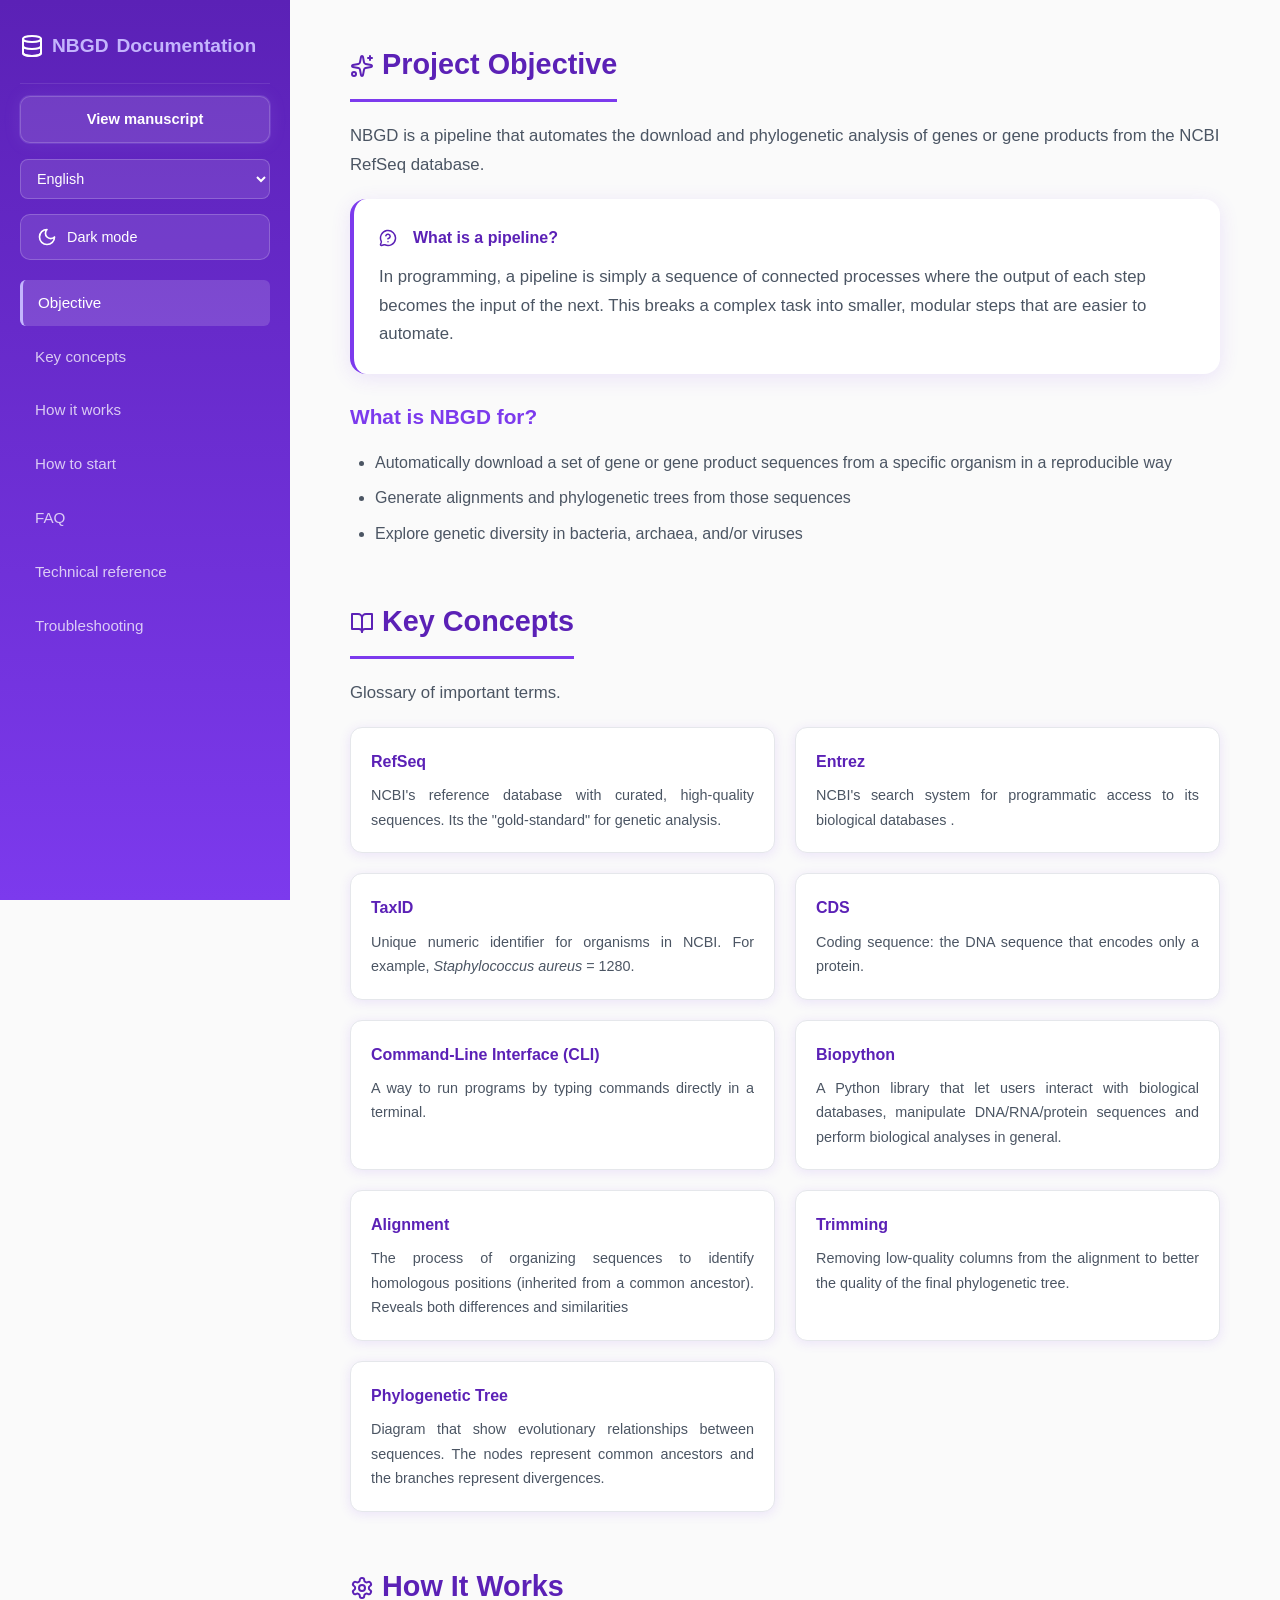
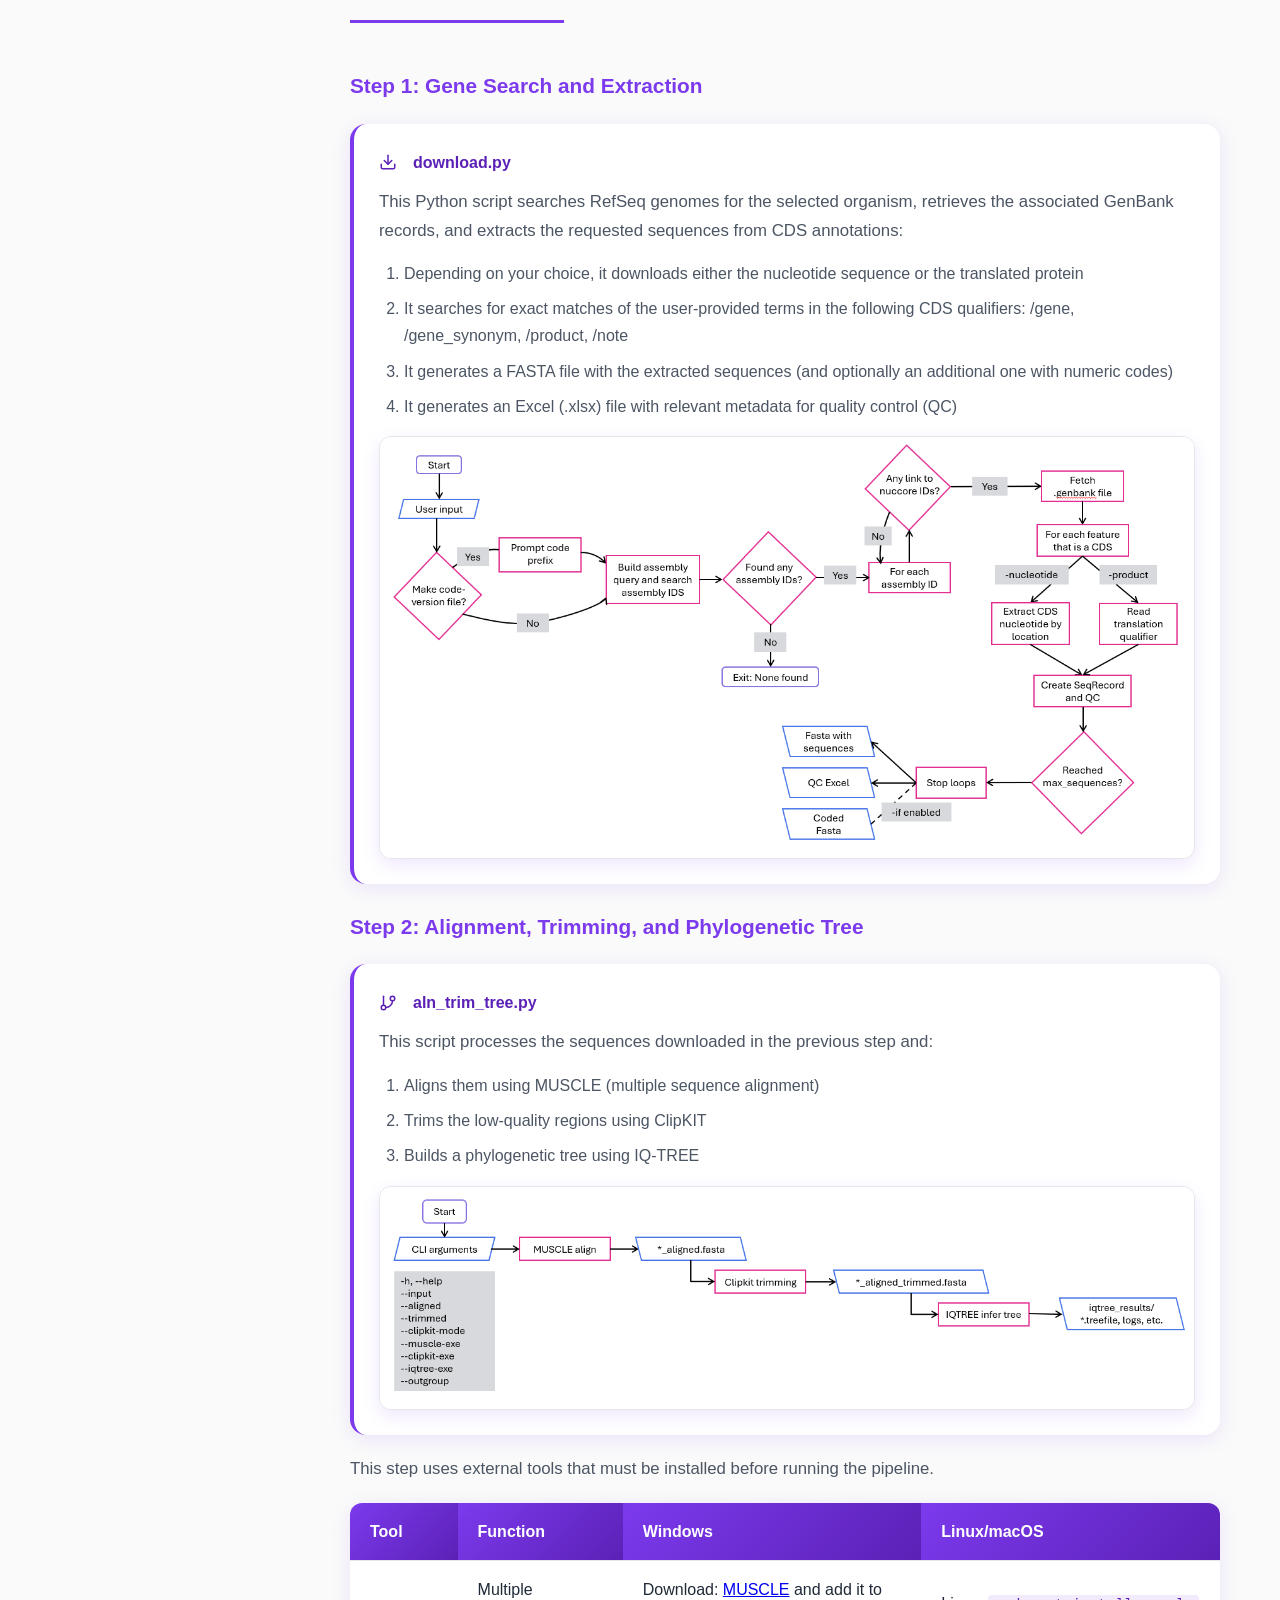
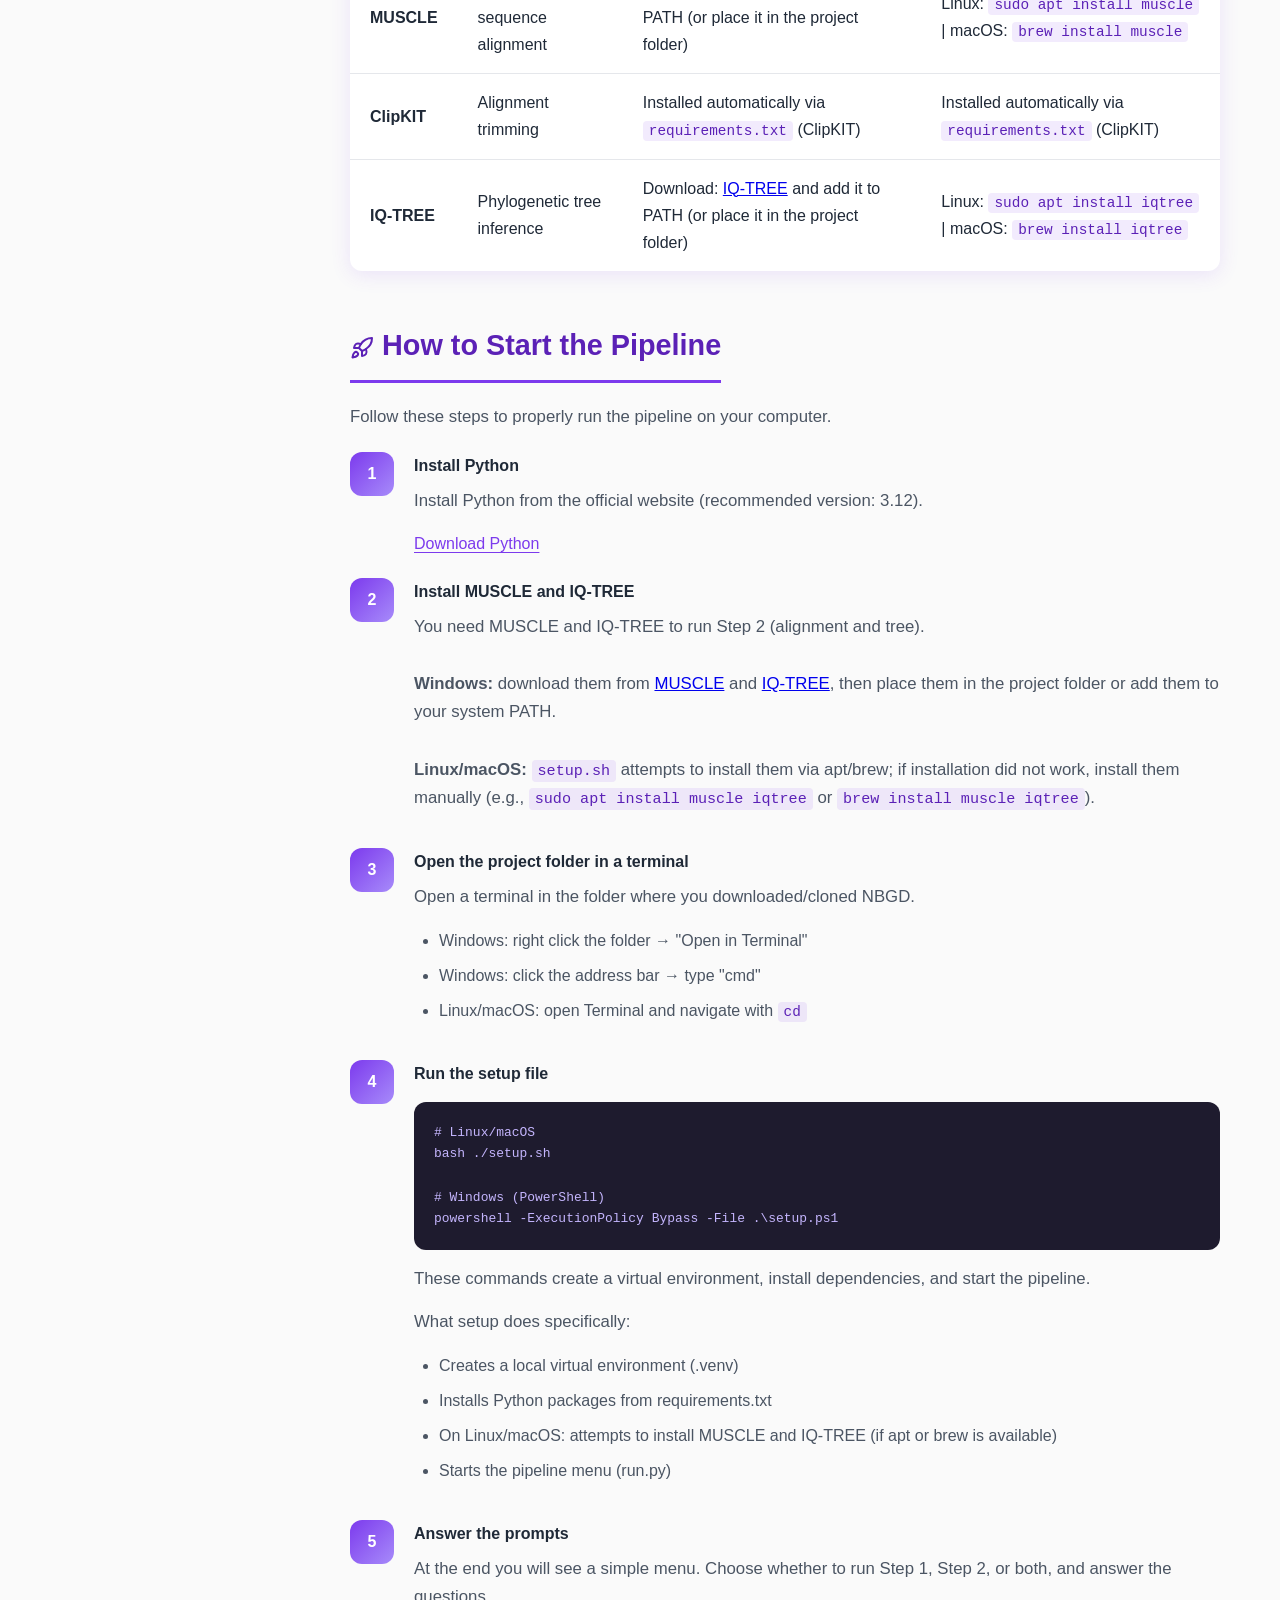
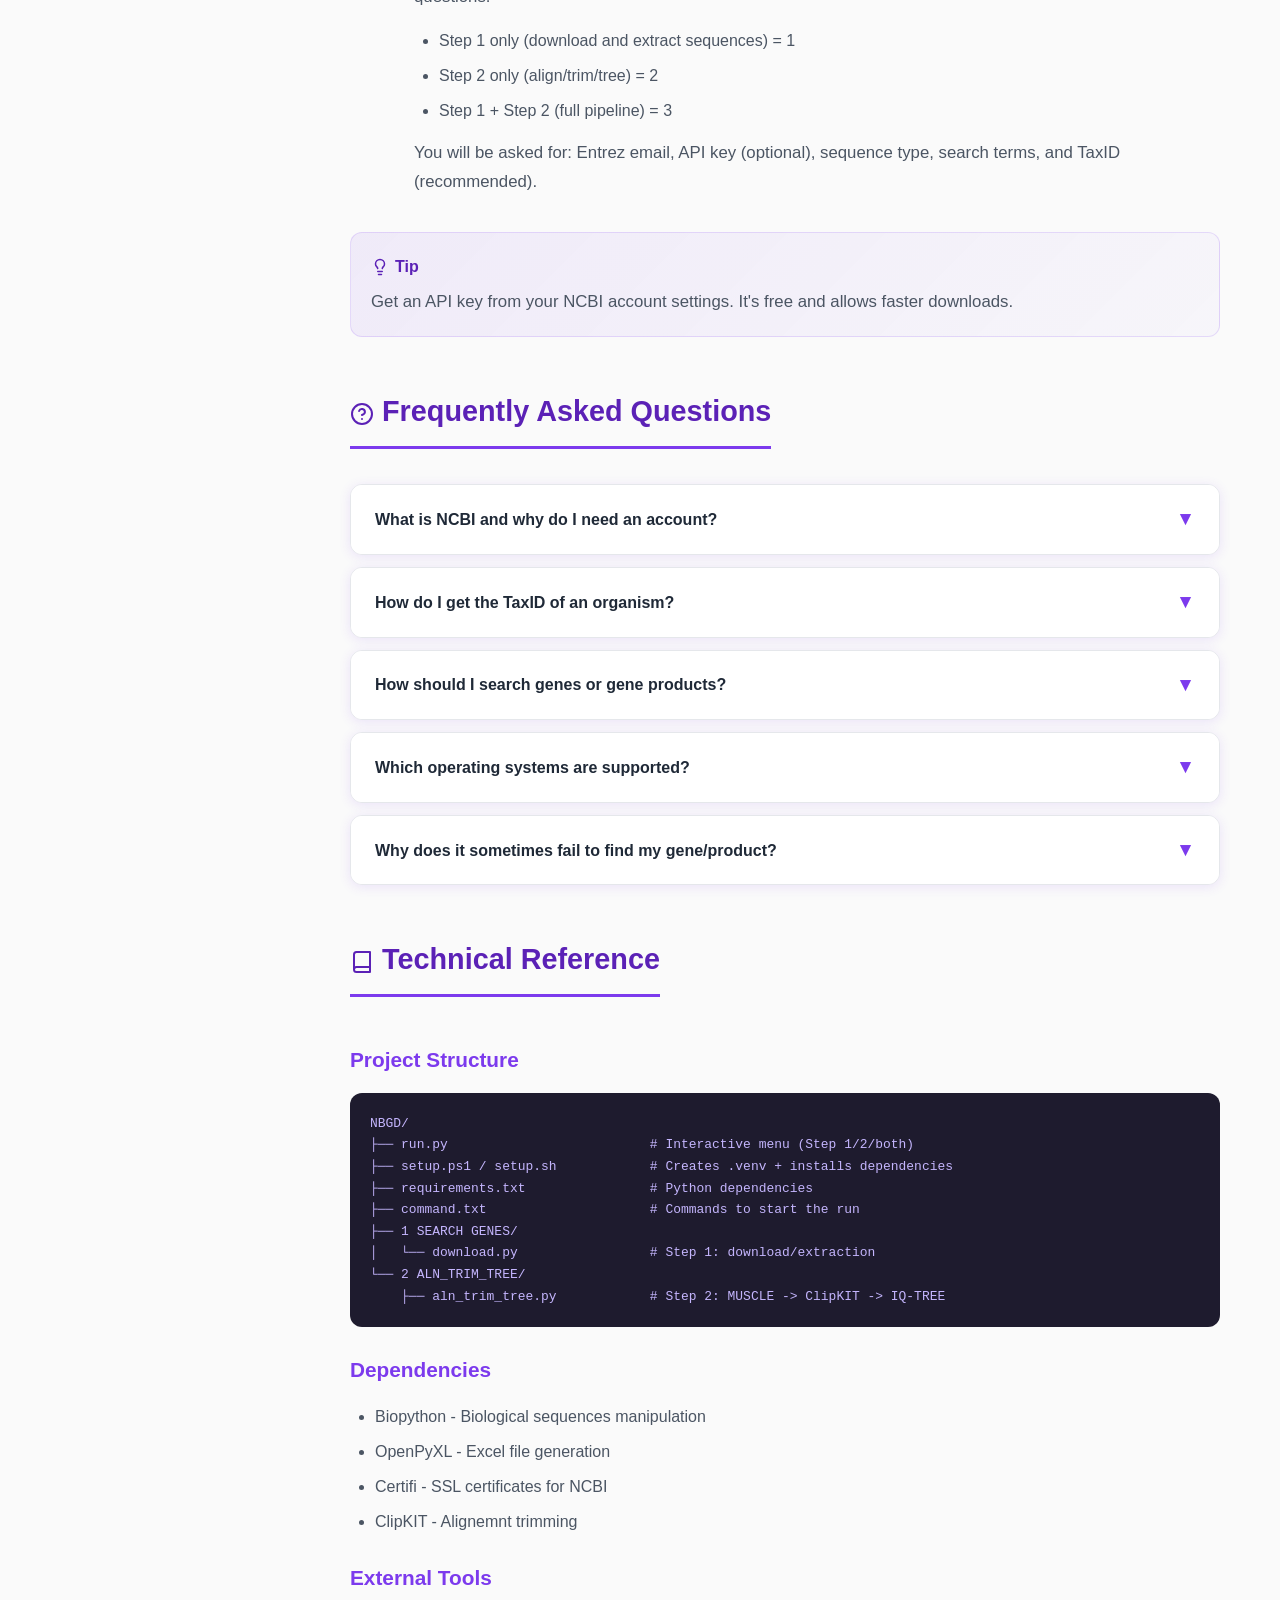
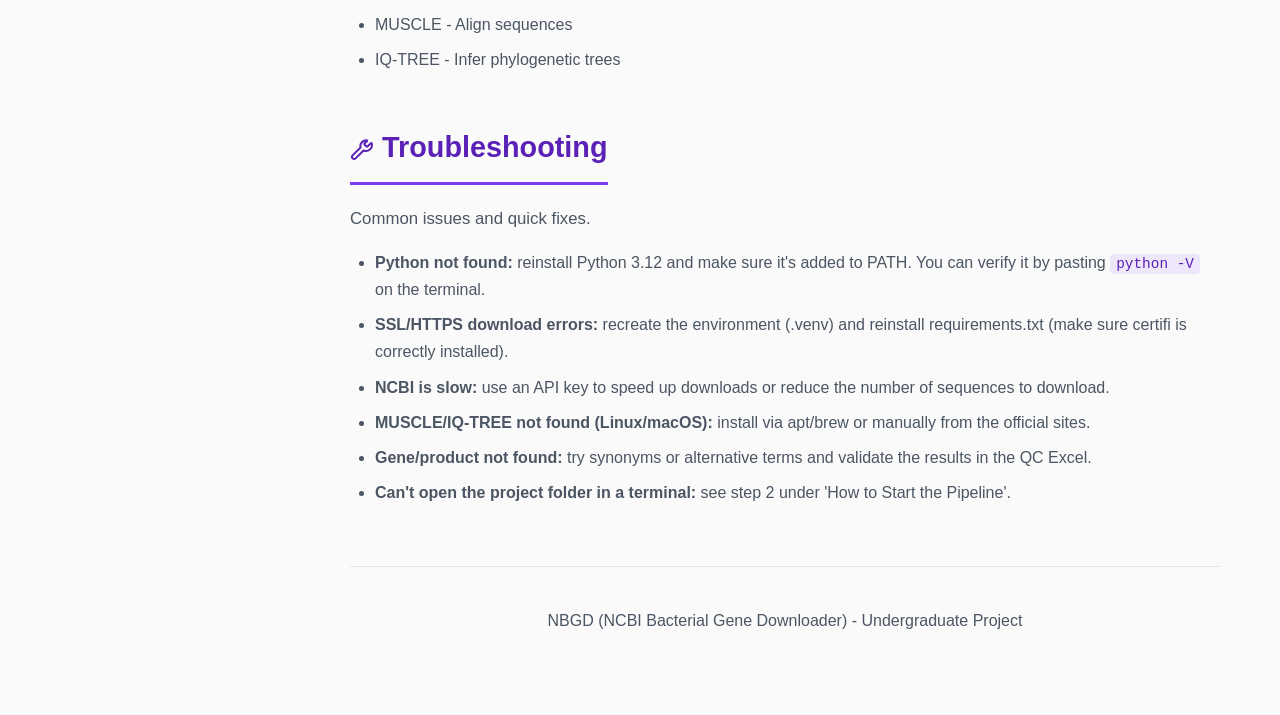
<file: .docs/index.html>
<!DOCTYPE html>
<html lang="es">
<head>
    <meta charset="UTF-8">
    <meta name="viewport" content="width=device-width, initial-scale=1.0">
    <title>NBGD Documentación</title>
    <link rel="stylesheet" href="styles.css">
</head>
<body>
    <nav class="sidebar">
        <div class="sidebar-logo">
        <svg xmlns="http://www.w3.org/2000/svg" width="24" height="24" viewBox="0 0 24 24" fill="none" stroke="currentColor" stroke-width="2" stroke-linecap="round" stroke-linejoin="round"><ellipse cx="12" cy="5" rx="9" ry="3"/><path d="M3 5v14c0 1.66 4 3 9 3s9-1.34 9-3V5"/><path d="M3 12c0 1.66 4 3 9 3s9-1.34 9-3"/><path d="M3 19c0 1.66 4 3 9 3s9-1.34 9-3"/></svg>
        <span data-i18n="nav.logo">NBGD</span> <span data-i18n="nav.documentation">Documentación</span>
    </div>

        <a class="manuscript-button" href="NBDG.PDF" target="_blank" rel="noopener" data-i18n="nav.manuscript">Ver manuscrito</a>

        <div class="language-selector">
            <select id="languageSelect">
                <option value="es">Español</option>
                <option value="ca">Català</option>
                <option value="en">English</option>
            </select>
        </div>
        <button class="theme-toggle" id="themeToggle" aria-label="Cambiar modo oscuro">
            <svg class="theme-icon theme-icon-moon" xmlns="http://www.w3.org/2000/svg" width="20" height="20" viewBox="0 0 24 24" fill="none" stroke="currentColor" stroke-width="2" stroke-linecap="round" stroke-linejoin="round"><path d="M12 3a6 6 0 0 0 9 9 9 9 0 1 1-9-9Z"/></svg>
            <svg class="theme-icon theme-icon-sun" xmlns="http://www.w3.org/2000/svg" width="20" height="20" viewBox="0 0 24 24" fill="none" stroke="currentColor" stroke-width="2" stroke-linecap="round" stroke-linejoin="round" style="display: none;"><circle cx="12" cy="12" r="4"/><path d="M12 2v2"/><path d="M12 20v2"/><path d="m4.93 4.93 1.41 1.41"/><path d="m17.66 17.66 1.41 1.41"/><path d="M2 12h2"/><path d="M20 12h2"/><path d="m6.34 17.66-1.41 1.41"/><path d="m19.07 4.93-1.41 1.41"/></svg>
            <span class="theme-text" data-i18n="theme.dark">Modo oscuro</span>
        </button>
        <ul class="nav-links">
            <li><a href="#objective" data-i18n="nav.objective">Objetivo</a></li>
            <li><a href="#concepts" data-i18n="nav.concepts">Conceptos clave</a></li>
            <li><a href="#how-it-works" data-i18n="nav.howItWorks">Cómo funciona</a></li>
            <li><a href="#getting-started" data-i18n="nav.gettingStarted">Inicio rápido</a></li>
            <li><a href="#faq" data-i18n="nav.faq">FAQ</a></li>
            <li><a href="#reference" data-i18n="nav.reference">Referencia técnica</a></li>
            <li><a href="#troubleshooting" data-i18n="nav.troubleshooting">Troubleshooting</a></li>
        </ul>
    </nav>

    <main class="main-content">
        <div class="container">
            <!-- Objective -->
            <section id="objective">
                <h2><svg xmlns="http://www.w3.org/2000/svg" width="24" height="24" viewBox="0 0 24 24" fill="none" stroke="currentColor" stroke-width="2" stroke-linecap="round" stroke-linejoin="round" class="lucide lucide-sparkles-icon lucide-sparkles" style="vertical-align: middle; margin-right: 8px;"><path d="M11.017 2.814a1 1 0 0 1 1.966 0l1.051 5.558a2 2 0 0 0 1.594 1.594l5.558 1.051a1 1 0 0 1 0 1.966l-5.558 1.051a2 2 0 0 0-1.594 1.594l-1.051 5.558a1 1 0 0 1-1.966 0l-1.051-5.558a2 2 0 0 0-1.594-1.594l-5.558-1.051a1 1 0 0 1 0-1.966l5.558-1.051a2 2 0 0 0 1.594-1.594z"/><path d="M20 2v4"/><path d="M22 4h-4"/><circle cx="4" cy="20" r="2"/></svg><span data-i18n="objective.title">Objetivo del Proyecto</span></h2>
                <p data-i18n="objective.description">NBGD es una pipeline que automatiza la descarga y el análisis filogenético de genes o productos génicos desde la base de datos de NCBI RefSeq.</p>

                <div class="card">
                    <h4>
                        <svg xmlns="http://www.w3.org/2000/svg" width="18" height="18" viewBox="0 0 24 24" fill="none" stroke="currentColor" stroke-width="2" stroke-linecap="round" stroke-linejoin="round" class="lucide lucide-message-circle-question-mark-icon lucide-message-circle-question-mark" style="vertical-align: middle; margin-right: 6px;"><path d="M2.992 16.342a2 2 0 0 1 .094 1.167l-1.065 3.29a1 1 0 0 0 1.236 1.168l3.413-.998a2 2 0 0 1 1.099.092 10 10 0 1 0-4.777-4.719"/><path d="M9.09 9a3 3 0 0 1 5.83 1c0 2-3 3-3 3"/><path d="M12 17h.01"/></svg>
                        <span data-i18n="objective.whatIsPhylogeny">¿Qué es una pipeline?</span>
                    </h4>
                    <p data-i18n="objective.phylogenyDescription">En programación una pipeline no es más que una secuencia de procesos conectados entre sí, donde la salida de cada paso es la entrada del siguiente. Esto permite dividir una tarea compleja en pasos más pequeños y modulares, lo que hace que sea más fácil automatizarla.</p>
                </div>

                <h3 data-i18n="objective.purpose">¿Para qué sirve?</h3>
                <ul id="objectivePurposes">
                    <li>Descargar lotes grandes de secuencias de manera reproducible (RefSeq)</li>
                    <li>Generar alineamientos y árboles filogenéticos a partir de un FASTA</li>
                    <li>Hacer QC (control de calidad) con un Excel con metadatos</li>
                    <li>Explorar diversidad genética en bacterias, arqueas o virus</li>
                </ul>
            </section>

            <!-- Key Concepts -->
            <section id="concepts">
                <h2><svg xmlns="http://www.w3.org/2000/svg" width="24" height="24" viewBox="0 0 24 24" fill="none" stroke="currentColor" stroke-width="2" stroke-linecap="round" stroke-linejoin="round" style="vertical-align: middle; margin-right: 8px;"><path d="M2 3h6a4 4 0 0 1 4 4v14a3 3 0 0 0-3-3H2z"/><path d="M22 3h-6a4 4 0 0 0-4 4v14a3 3 0 0 1 3-3h7z"/></svg><span data-i18n="concepts.title">Conceptos Clave</span></h2>
                <p data-i18n="concepts.description">Glosario de términos importantes para entender el pipeline y el análisis filogenético.</p>

                <div class="glossary-grid">
                    <div class="glossary-item">
                        <h4 data-i18n="concepts.refSeq.title">RefSeq</h4>
                        <p data-i18n="concepts.refSeq.description">Base de datos de referencia de NCBI con secuencias curadas y de alta calidad. Es el "estándar oficial" para análisis genéticos.</p>
                    </div>
                    <div class="glossary-item">
                        <h4 data-i18n="concepts.entrez.title">Entrez</h4>
                        <p data-i18n="concepts.entrez.description">Sistema de búsqueda de NCBI que permite acceder programáticamente a sus bases de datos biológicas.</p>
                    </div>
                    <div class="glossary-item">
                        <h4 data-i18n="concepts.taxId.title">TaxID</h4>
                        <p data-i18n-html="concepts.taxId.description">Identificador numérico único para organismos en NCBI. Por ejemplo, <em>Staphylococcus aureus</em> = 1280.</p>
                    </div>
                    <div class="glossary-item">
                        <h4 data-i18n="concepts.cds.title">CDS (Coding DNA Sequence)</h4>
                        <p data-i18n="concepts.cds.description">Secuencia de codificación: la parte del ADN que codifica para una proteína. Contiene la información genética real.</p>
                    </div>
                    <div class="glossary-item">
                        <h4 data-i18n="concepts.cli.title">Command-Line Interface (CLI)</h4>
                        <p data-i18n="concepts.cli.description">Interfaz de línea de comandos: una forma de ejecutar programas escribiendo comandos en una terminal.</p>
                    </div>
                    <div class="glossary-item">
                        <h4 data-i18n="concepts.biopython.title">Biopython</h4>
                        <p data-i18n="concepts.biopython.description">Librería de Python para manipular secuencias biológicas y formatos comunes (GenBank, FASTA, etc.).</p>
                    </div>
                    <div class="glossary-item">
                        <h4 data-i18n="concepts.alignment.title">Alineamiento</h4>
                        <p data-i18n="concepts.alignment.description">Proceso de organizar secuencias para identificar posiciones homologas (heredadas de un ancestro común). Revela similitudes y diferencias.</p>
                    </div>
                    <div class="glossary-item">
                        <h4 data-i18n="concepts.trimming.title">Recorte (Trimming)</h4>
                        <p data-i18n="concepts.trimming.description">Eliminar columnas dudosas o con muchos huecos del alineamiento para mejorar la calidad del árbol filogenético.</p>
                    </div>
                    <div class="glossary-item">
                        <h4 data-i18n="concepts.phylogeneticTree.title">Árbol Filogenético</h4>
                        <p data-i18n="concepts.phylogeneticTree.description">Diagma que muestra las relaciones evolutivas entre secuencias. Los nodos representan ancestros comunes y las ramas muestran divergencia.</p>
                    </div>
                </div>
            </section>

            <!-- How It Works -->
            <section id="how-it-works">
                <h2><svg xmlns="http://www.w3.org/2000/svg" width="24" height="24" viewBox="0 0 24 24" fill="none" stroke="currentColor" stroke-width="2" stroke-linecap="round" stroke-linejoin="round" style="vertical-align: middle; margin-right: 8px;"><path d="M12.22 2h-.44a2 2 0 0 0-2 2v.18a2 2 0 0 1-1 1.73l-.43.25a2 2 0 0 1-2 0l-.15-.08a2 2 0 0 0-2.73.73l-.22.38a2 2 0 0 0 .73 2.73l.15.1a2 2 0 0 1 1 1.72v.51a2 2 0 0 1-1 1.74l-.15.09a2 2 0 0 0-.73 2.73l.22.38a2 2 0 0 0 2.73.73l.15-.08a2 2 0 0 1 2 0l.43.25a2 2 0 0 1 1 1.73V20a2 2 0 0 0 2 2h.44a2 2 0 0 0 2-2v-.18a2 2 0 0 1 1-1.73l.43-.25a2 2 0 0 1 2 0l.15.08a2 2 0 0 0 2.73-.73l.22-.39a2 2 0 0 0-.73-2.73l-.15-.08a2 2 0 0 1-1-1.74v-.5a2 2 0 0 1 1-1.74l.15-.09a2 2 0 0 0 .73-2.73l-.22-.38a2 2 0 0 0-2.73-.73l-.15.08a2 2 0 0 1-2 0l-.43-.25a2 2 0 0 1-1-1.73V4a2 2 0 0 0-2-2z"/><circle cx="12" cy="12" r="3"/></svg><span data-i18n="howItWorks.title">Cómo Funciona</span></h2>

                <h3 data-i18n="howItWorks.step1Title">Paso 1: Búsqueda y Extracción de Genes</h3>
                <div class="card">
                    <h4><svg xmlns="http://www.w3.org/2000/svg" width="18" height="18" viewBox="0 0 24 24" fill="none" stroke="currentColor" stroke-width="2" stroke-linecap="round" stroke-linejoin="round" style="vertical-align: middle; margin-right: 6px;"><path d="M21 15v4a2 2 0 0 1-2 2H5a2 2 0 0 1-2-2v-4"/><polyline points="7 10 12 15 17 10"/><line x1="12" x2="12" y1="15" y2="3"/></svg><span data-i18n="howItWorks.step1Script">download.py</span></h4>
                    <p data-i18n="howItWorks.step1Description">Este script busca ensamblados RefSeq, sigue enlaces a nuccore y extrae secuencias por anotación:</p>
                    <ol id="step1Items">
                        <li>Permite elegir secuencias de nucleótido (CDS) o proteínas (traducción)</li>
                        <li>Busca por términos (genes o productos) en qualifiers: /gene, /gene_synonym, /product, /note</li>
                        <li>Genera un FASTA con las secuencias extraídas (y opcionalmente uno codificado)</li>
                        <li>Genera un Excel (.xlsx) con metadatos para control de calidad (QC)</li>
                    </ol>
                    <figure class="workflow-figure">
                        <img src="step1.PNG" alt="Workflow del paso 1 (download.py)" loading="lazy">
                    </figure>
                </div>

                <h3 data-i18n="howItWorks.step2Title">Paso 2: Alineamiento, Poda y Árbol Filogenético</h3>
                <div class="card">
                    <h4><svg xmlns="http://www.w3.org/2000/svg" width="18" height="18" viewBox="0 0 24 24" fill="none" stroke="currentColor" stroke-width="2" stroke-linecap="round" stroke-linejoin="round" style="vertical-align: middle; margin-right: 6px;"><line x1="6" x2="6" y1="3" y2="15"/><circle cx="18" cy="6" r="3"/><circle cx="6" cy="18" r="3"/><path d="M18 9a9 9 0 0 1-9 9"/></svg><span data-i18n="howItWorks.step2Script">aln_trim_tree.py</span></h4>
                    <p data-i18n="howItWorks.step2Description">Este script procesa las secuencias descargadas:</p>
                    <ol id="step2Items">
                        <li><strong>Alinea</strong> las secuencias usando <em>MUSCLE</em> (alineamiento múltiple)</li>
                        <li><strong>Poda</strong> las regiones problemáticas usando <em>ClipKIT</em></li>
                        <li><strong>Construye</strong> un árbol filogenético usando <em>IQ-TREE</em></li>
                    </ol>
                    <figure class="workflow-figure">
                        <img src="step2.PNG" alt="Workflow del paso 2 (aln_trim_tree.py)" loading="lazy">
                    </figure>
                </div>

                <p class="tools-intro" data-i18n="howItWorks.toolsIntro">Este paso usa herramientas externas que deben estar instaladas antes de empezar la pipeline.</p>
                <table class="tools-table">
                    <thead>
                        <tr>
                            <th data-i18n="howItWorks.table.tool">Herramienta</th>
                            <th data-i18n="howItWorks.table.function">Función</th>
                            <th data-i18n="howItWorks.table.windows">Windows</th>
                            <th data-i18n="howItWorks.table.linuxMac">Linux/macOS</th>
                        </tr>
                    </thead>
                    <tbody>
                        <tr>
                            <td><strong>MUSCLE</strong></td>
                            <td data-i18n="howItWorks.table.muscle.function">Alineamiento múltiple de secuencias</td>
                            <td data-i18n-html="howItWorks.table.muscle.windows">Descargar e instalar</td>
                            <td data-i18n-html="howItWorks.table.muscle.linuxMac">Instalar con apt/brew</td>
                        </tr>
                        <tr>
                            <td><strong>ClipKIT</strong></td>
                            <td data-i18n="howItWorks.table.clipkit.function">Poda de alineamientos</td>
                            <td data-i18n-html="howItWorks.table.clipkit.windows">Se instala con requirements.txt</td>
                            <td data-i18n-html="howItWorks.table.clipkit.linuxMac">Se instala con requirements.txt</td>
                        </tr>
                        <tr>
                            <td><strong>IQ-TREE</strong></td>
                            <td data-i18n="howItWorks.table.iqtree.function">Construcción de árboles filogenéticos</td>
                            <td data-i18n-html="howItWorks.table.iqtree.windows">Descargar e instalar</td>
                            <td data-i18n-html="howItWorks.table.iqtree.linuxMac">Instalar con apt/brew</td>
                        </tr>
                    </tbody>
                </table>
            </section>

            <!-- Getting Started -->
            <section id="getting-started">
                <h2><svg xmlns="http://www.w3.org/2000/svg" width="24" height="24" viewBox="0 0 24 24" fill="none" stroke="currentColor" stroke-width="2" stroke-linecap="round" stroke-linejoin="round" style="vertical-align: middle; margin-right: 8px;"><path d="M4.5 16.5c-1.5 1.26-2 5-2 5s3.74-.5 5-2c.71-.84.7-2.13-.09-2.91a2.18 2.18 0 0 0-2.91-.09z"/><path d="m12 15-3-3a22 22 0 0 1 2-3.95A12.88 12.88 0 0 1 22 2c0 2.72-.78 7.5-6 11a22.35 22.35 0 0 1-4 2z"/><path d="M9 12H4s.55-3.03 2-4c1.62-1.08 5 0 5 0"/><path d="M12 15v5s3.03-.55 4-2c1.08-1.62 0-5 0-5"/></svg><span data-i18n="gettingStarted.title">Inicio Rápido</span></h2>
                <p data-i18n="gettingStarted.description">Sigue estos pasos para ejecutar el pipeline en tu computadora.</p>

                <div class="start-steps">
                    <div class="start-step">
                        <div class="step-number">1</div>
                        <div class="step-content">
                            <h4 data-i18n="gettingStarted.step1Title">Instalar Python</h4>
                            <p data-i18n="gettingStarted.step1Desc">Instala Python desde la web oficial (versión recomendada: 3.12).</p>
                            <a class="inline-link" href="https://www.python.org/downloads/" target="_blank" rel="noopener" data-i18n="gettingStarted.step1LinkText">Descargar Python</a>
                        </div>
                    </div>

                    <div class="start-step">
                        <div class="step-number">2</div>
                        <div class="step-content">
                            <h4 data-i18n="gettingStarted.step2Title">Instalar MUSCLE e IQ-TREE</h4>
                            <p data-i18n-html="gettingStarted.step2Desc">Comprueba que MUSCLE e IQ-TREE están disponibles antes de ejecutar el Paso 2.</p>
                        </div>
                    </div>

                    <div class="start-step">
                        <div class="step-number">3</div>
                        <div class="step-content">
                            <h4 data-i18n="gettingStarted.step3Title">Abrir la carpeta del proyecto en la terminal</h4>
                            <p data-i18n="gettingStarted.step3Desc">Abre una terminal en la carpeta donde descargaste/clonaste NBGD.</p>
                            <ul id="terminalMethods">
                            </ul>
                        </div>
                    </div>

                    <div class="start-step">
                        <div class="step-number">4</div>
                        <div class="step-content">
                            <h4 data-i18n="gettingStarted.step4Title">Ejecutar el setup</h4>
                            <pre><code data-i18n="gettingStarted.step4Code"># Linux/macOS
bash ./setup.sh

# Windows (PowerShell)
powershell -ExecutionPolicy Bypass -File .\setup.ps1</code></pre>
                            <p data-i18n="gettingStarted.step4Desc">Estos comandos crean un entorno virtual, instalan dependencias y arrancan la pipeline.</p>
                            <p data-i18n="gettingStarted.step4WhatItDoes">Qué hace el setup:</p>
                            <ul id="setupWhatItDoes"></ul>
                        </div>
                    </div>

                    <div class="start-step">
                        <div class="step-number">5</div>
                        <div class="step-content">
                            <h4 data-i18n="gettingStarted.step5Title">Responder a los prompts</h4>
                            <p data-i18n="gettingStarted.step5Desc">Al final verás un menú sencillo. Elige si quieres ejecutar el Paso 1, el Paso 2 o ambos, y contesta a las preguntas.</p>
                            <ul id="afterSetupOptions"></ul>
                            <p data-i18n="gettingStarted.step5Prompts">Normalmente se te pedirá: email de Entrez, API key (opcional), tipo de secuencia, términos de búsqueda y TaxID (recomendado).</p>
                        </div>
                    </div>
                </div>

                <div class="concept-box">
                    <strong><svg xmlns="http://www.w3.org/2000/svg" width="18" height="18" viewBox="0 0 24 24" fill="none" stroke="currentColor" stroke-width="2" stroke-linecap="round" stroke-linejoin="round" style="vertical-align: middle; margin-right: 6px;"><path d="M15 14c.2-1 .7-1.7 1.5-2.5 1-.9 1.5-2.2 1.5-3.5A6 6 0 0 0 6 8c0 1 .2 2.2 1.5 3.5.7.7 1.3 1.5 1.5 2.5"/><path d="M9 18h6"/><path d="M10 22h4"/></svg><span data-i18n="gettingStarted.tip.title">Consejo</span></strong>
                    <p data-i18n="gettingStarted.tip.content">Obtén una clave API de NCBI en <a href="https://www.ncbi.nlm.nih.gov/account/" target="_blank">tu cuenta de NCBI</a>. Es gratuita y permite descargas más rápidas.</p>
                </div>
            </section>

            <!-- FAQ -->
            <section id="faq">
                <h2><svg xmlns="http://www.w3.org/2000/svg" width="24" height="24" viewBox="0 0 24 24" fill="none" stroke="currentColor" stroke-width="2" stroke-linecap="round" stroke-linejoin="round" style="vertical-align: middle; margin-right: 8px;"><circle cx="12" cy="12" r="10"/><path d="M9.09 9a3 3 0 0 1 5.83 1c0 2-3 3-3 3"/><path d="M12 17h.01"/></svg><span data-i18n="faq.title">Preguntas Frecuentes</span></h2>

                <div class="accordion" id="faqAccordion">
                </div>
            </section>

            <!-- Technical Reference -->
            <section id="reference">
                <h2><svg xmlns="http://www.w3.org/2000/svg" width="24" height="24" viewBox="0 0 24 24" fill="none" stroke="currentColor" stroke-width="2" stroke-linecap="round" stroke-linejoin="round" style="vertical-align: middle; margin-right: 8px;"><path d="M4 19.5v-15A2.5 2.5 0 0 1 6.5 2H20v20H6.5a2.5 2.5 0 0 1 0-5H20"/></svg><span data-i18n="reference.title">Referencia Técnica</span></h2>

                <h3 data-i18n="reference.structureTitle">Estructura del Proyecto</h3>
                <pre><code data-i18n="reference.structure">NBGD/
├── run.py                          # Menú interactivo (Step 1/2/ambos)
├── setup.sh / setup.ps1            # Setup: crea .venv + instala deps
├── requirements.txt                # Dependencias de Python
├── command.txt                     # Comandos de arranque (copy/paste)
├── 1 SEARCH GENES/
│   └── download.py                 # Step 1: descarga/extracción (RefSeq/Entrez)
└── 2 ALN_TRIM_TREE/
    └── aln_trim_tree.py            # Step 2: MUSCLE -> ClipKIT -> IQ-TREE</code></pre>

                <h3 data-i18n="reference.dependenciesTitle">Dependencias</h3>
                <ul id="dependenciesList">
                    <li><strong>Python 3.12+</strong> - Intérprete</li>
                    <li><strong>Biopython</strong> - Manipulación de secuencias biológicas</li>
                    <li><strong>OpenPyXL</strong> - Generación de archivos Excel</li>
                    <li><strong>Certifi</strong> - Certificados SSL para NCBI</li>
                    <li><strong>ClipKIT</strong> - Poda de alineamientos</li>
                </ul>

                <h3 data-i18n="reference.externalToolsTitle">Herramientas Externas</h3>
                <ul id="externalToolsList">
                    <li><strong>MUSCLE</strong> - Alinear secuencias (instalar con <code>sudo apt install muscle</code> en Linux)</li>
                    <li><strong>IQ-TREE</strong> - Construir árboles (instalar con <code>sudo apt install iqtree</code> en Linux)</li>
                </ul>
            </section>

            <!-- Troubleshooting -->
            <section id="troubleshooting">
                <h2><svg xmlns="http://www.w3.org/2000/svg" width="24" height="24" viewBox="0 0 24 24" fill="none" stroke="currentColor" stroke-width="2" stroke-linecap="round" stroke-linejoin="round" style="vertical-align: middle; margin-right: 8px;"><path d="M14.7 6.3a1 1 0 0 0 0 1.4l1.6 1.6a1 1 0 0 0 1.4 0l3.11-3.11c.32-.32.86-.22.98.22a6 6 0 0 1-8.26 7.06l-7.91 7.91a1 1 0 0 1-3-3l7.91-7.91A6 6 0 0 1 16.78 3.2c.44.12.54.66.22.98z"/></svg><span data-i18n="troubleshooting.title">Troubleshooting</span></h2>
                <p data-i18n="troubleshooting.description">Problemas comunes y soluciones rápidas.</p>
                <ul id="troubleshootingItems"></ul>
            </section>

            <!-- Footer -->
            <footer class="footer">
                <p data-i18n="footer.text">NBGD (NCBI Bacterial Gene Downloader) - Trabajo de Fin de Grado</p>
            </footer>
        </div>
    </main>

    <script src="i18n.js"></script>
    <script src="script.js"></script>
</body>
</html>
</file>
<file: .docs/styles.css>
:root {
    --primary: #7c3aed;
    --primary-light: #a78bfa;
    --primary-dark: #5b21b6;
    --accent: #c4b5fd;
    --accent-dark: #8b5cf6;
    --gradient-start: #8b5cf6;
    --gradient-end: #a78bfa;
    --bg: #fafafa;
    --bg-white: #ffffff;
    --bg-card: #ffffff;
    --text: #1f2937;
    --text-light: #4b5563;
    --code-bg: #1e1b2e;
    --code-text: #c4b5fd;
    --border: #e5e7eb;
    --shadow: rgba(124, 58, 237, 0.12);
    --nav-width: 290px;
    --max-width: 900px;
    --sidebar-bg: linear-gradient(180deg, #5b21b6 0%, #7c3aed 100%);
}

[data-theme="dark"] {
    --primary: #a78bfa;
    --primary-light: #c4b5fd;
    --primary-dark: #8b5cf6;
    --accent: #ddd6fe;
    --accent-dark: #c4b5fd;
    --gradient-start: #6366f1;
    --gradient-end: #8b5cf6;
    --bg: #0f0f1a;
    --bg-white: #1a1a2e;
    --bg-card: #1e1b2e;
    --text: #e5e7eb;
    --text-light: #9ca3af;
    --code-bg: #0a0a14;
    --code-text: #c4b5fd;
    --border: #374151;
    --shadow: rgba(139, 92, 246, 0.2);
    --sidebar-bg: linear-gradient(180deg, #1e1b2e 0%, #2d2444 100%);
}

* {
    margin: 0;
    padding: 0;
    box-sizing: border-box;
}

html {
    scroll-behavior: smooth;
}

/* SVG Icons */
.theme-icon {
    display: flex;
    align-items: center;
    justify-content: center;
}

.sidebar-logo svg {
    flex-shrink: 0;
}

/* Language Selector */
.language-selector {
    margin-bottom: 15px;
}

.language-selector select {
    width: 100%;
    padding: 10px 12px;
    border-radius: 8px;
    border: 1px solid rgba(255, 255, 255, 0.2);
    background: rgba(255, 255, 255, 0.1);
    color: white;
    font-size: 0.9rem;
    cursor: pointer;
    outline: none;
    transition: background 0.2s;
}

.language-selector select:hover {
    background: rgba(255, 255, 255, 0.15);
}

.language-selector select option {
    background: var(--primary-dark);
    color: white;
}

body {
    font-family: -apple-system, BlinkMacSystemFont, "Segoe UI", Roboto, "Helvetica Neue", Arial, sans-serif;
    font-size: 16px;
    line-height: 1.7;
    color: var(--text);
    background: var(--bg);
    transition: background-color 0.3s ease, color 0.3s ease;
}

/* Theme Toggle */
.theme-toggle {
    display: flex;
    align-items: center;
    gap: 10px;
    width: 100%;
    padding: 12px 16px;
    background: rgba(255, 255, 255, 0.1);
    border: 1px solid rgba(255, 255, 255, 0.2);
    border-radius: 10px;
    color: white;
    cursor: pointer;
    font-size: 0.9rem;
    margin-bottom: 20px;
    transition: all 0.2s ease;
}

.theme-toggle:hover {
    background: rgba(255, 255, 255, 0.2);
}

.theme-icon {
    font-size: 1.2rem;
}

/* Navigation */
.sidebar {
    position: fixed;
    left: 0;
    top: 0;
    width: var(--nav-width);
    height: 100vh;
    background: var(--sidebar-bg);
    padding: 30px 20px;
    overflow-y: auto;
    z-index: 100;
}

.sidebar-logo {
    color: white;
    font-size: 1.2rem;
    font-weight: 700;
    margin-bottom: 20px;
    padding-bottom: 20px;
    border-bottom: 1px solid rgba(255,255,255,0.1);
    display: flex;
    align-items: center;
    gap: 8px;
}

/* Manuscript Button */
.manuscript-button {
    display: block;
    width: 100%;
    margin: -8px 0 16px;
    padding: 10px 12px;
    border-radius: 10px;
    text-align: center;
    font-weight: 650;
    font-size: 0.92rem;
    color: white;
    text-decoration: none;
    background: rgba(255, 255, 255, 0.12);
    border: 1px solid rgba(255, 255, 255, 0.18);
    box-shadow:
        0 0 0 1px rgba(196, 181, 253, 0.14),
        0 0 18px rgba(196, 181, 253, 0.10);
    transition: background 0.2s ease, box-shadow 0.2s ease, transform 0.2s ease;
}

.manuscript-button:hover {
    background: rgba(255, 255, 255, 0.16);
    box-shadow:
        0 0 0 1px rgba(196, 181, 253, 0.22),
        0 0 22px rgba(196, 181, 253, 0.14);
    transform: translateY(-1px);
}

.manuscript-button:focus-visible {
    outline: none;
    box-shadow:
        0 0 0 2px rgba(255, 255, 255, 0.28),
        0 0 0 4px rgba(196, 181, 253, 0.22),
        0 0 22px rgba(196, 181, 253, 0.14);
}

.sidebar-logo [data-lucide] {
    width: 24px;
    height: 24px;
    flex-shrink: 0;
}

.sidebar-logo span {
    color: var(--accent);
}

.nav-links {
    list-style: none;
}

.nav-links li {
    margin-bottom: 8px;
}

.nav-links a {
    color: rgba(255,255,255,0.75);
    text-decoration: none;
    display: block;
    padding: 10px 15px;
    border-radius: 6px;
    transition: all 0.2s ease;
    font-size: 0.95rem;
}

.nav-links a:hover,
.nav-links a.active {
    background: rgba(255, 255, 255, 0.15);
    color: white;
}

.nav-links a.active {
    border-left: 3px solid var(--accent);
}

/* Main Content */
.main-content {
    margin-left: var(--nav-width);
    padding: 40px 60px;
    max-width: calc(100% - var(--nav-width));
}

.container {
    max-width: var(--max-width);
    margin: 0 auto;
}

/* Hero Section */
.hero {
    background: linear-gradient(135deg, var(--primary-dark) 0%, var(--primary) 60%, var(--primary-light) 100%);
    color: white;
    padding: 60px 40px;
    border-radius: 20px;
    margin-bottom: 40px;
    text-align: center;
    box-shadow: 0 20px 40px rgba(124, 58, 237, 0.25);
}

.hero h1 {
    font-size: 2.5rem;
    margin-bottom: 20px;
    font-weight: 700;
}

.hero h1 span {
    color: var(--accent);
}

.hero p {
    font-size: 1.2rem;
    opacity: 0.95;
    max-width: 600px;
    margin: 0 auto;
}

.hero-icon {
    font-size: 4rem;
    margin-bottom: 20px;
}

/* Sections */
section {
    margin-bottom: 50px;
    scroll-margin-top: 20px;
}

section h2 {
    color: var(--primary-dark);
    font-size: 1.8rem;
    margin-bottom: 20px;
    padding-bottom: 10px;
    border-bottom: 3px solid var(--primary);
    display: inline-block;
}

section h3 {
    color: var(--primary);
    font-size: 1.3rem;
    margin: 25px 0 15px 0;
}

section p {
    margin-bottom: 15px;
    color: var(--text-light);
    font-size: 1.05rem;
}

section ul, section ol {
    margin: 15px 0 15px 25px;
    color: var(--text-light);
}

section li {
    margin-bottom: 8px;
}

/* Pipeline Flowchart */
.pipeline-flow {
    display: flex;
    align-items: center;
    justify-content: center;
    gap: 20px;
    margin: 30px 0;
    flex-wrap: wrap;
}

.pipeline-step {
    background: var(--bg-card);
    padding: 25px 30px;
    border-radius: 16px;
    box-shadow: 0 8px 30px var(--shadow);
    text-align: center;
    min-width: 180px;
    border-top: 4px solid var(--primary);
    transition: transform 0.3s ease, box-shadow 0.3s ease;
}

.pipeline-step:hover {
    transform: translateY(-5px);
    box-shadow: 0 15px 40px rgba(124, 58, 237, 0.2);
}

.pipeline-step .step-num {
    display: inline-block;
    background: linear-gradient(135deg, var(--primary) 0%, var(--primary-light) 100%);
    color: white;
    width: 36px;
    height: 36px;
    line-height: 36px;
    border-radius: 50%;
    font-weight: bold;
    font-size: 1rem;
    margin-bottom: 12px;
}

.pipeline-step h4 {
    color: var(--text);
    margin-bottom: 8px;
}

.pipeline-step p {
    font-size: 0.9rem;
    margin: 0;
}

.pipeline-arrow {
    color: var(--primary);
    font-size: 2rem;
    font-weight: bold;
}

/* Cards */
.card {
    background: var(--bg-card);
    border-radius: 16px;
    padding: 25px;
    margin: 20px 0;
    box-shadow: 0 4px 20px var(--shadow);
    border-left: 4px solid var(--primary);
}

.card h4 {
    color: var(--primary-dark);
    margin-bottom: 12px;
    display: flex;
    align-items: center;
    gap: 10px;
}

.card p {
    margin: 0;
}

/* Code Blocks */
code {
    font-family: "Consolas", "Monaco", "Courier New", monospace;
    background: rgba(124, 58, 237, 0.1);
    padding: 2px 6px;
    border-radius: 4px;
    font-size: 0.9em;
    color: var(--primary-dark);
}

pre {
    background: var(--code-bg);
    color: var(--code-text);
    padding: 20px;
    border-radius: 12px;
    overflow-x: auto;
    margin: 15px 0;
    font-size: 0.9rem;
    line-height: 1.5;
}

pre code {
    background: none;
    padding: 0;
    color: var(--code-text);
}

/* Concept Boxes */
.concept-box {
    background: linear-gradient(135deg, rgba(124, 58, 237, 0.08) 0%, rgba(167, 139, 250, 0.04) 100%);
    border: 1px solid rgba(124, 58, 237, 0.15);
    border-radius: 12px;
    padding: 20px;
    margin: 15px 0;
}

.concept-box strong {
    color: var(--primary-dark);
    display: block;
    margin-bottom: 8px;
}

.concept-box p {
    margin: 0;
}

/* Accordion */
.accordion {
    margin: 15px 0;
}

.accordion-item {
    background: var(--bg-card);
    border-radius: 12px;
    margin-bottom: 12px;
    box-shadow: 0 2px 12px var(--shadow);
    overflow: hidden;
    border: 1px solid var(--border);
}

.accordion-header {
    padding: 18px 24px;
    cursor: pointer;
    display: flex;
    justify-content: space-between;
    align-items: center;
    background: var(--bg-card);
    transition: background 0.2s;
}

.accordion-header:hover {
    background: rgba(124, 58, 237, 0.05);
}

.accordion-header h4 {
    color: var(--text);
    margin: 0;
    font-size: 1rem;
    font-weight: 600;
}

.accordion-icon {
    color: var(--primary);
    font-size: 1.2rem;
    transition: transform 0.3s;
}

.accordion-item.open .accordion-icon {
    transform: rotate(180deg);
}

.accordion-content {
    max-height: 0;
    overflow: hidden;
    transition: max-height 0.3s ease;
    background: var(--bg);
}

.accordion-item.open .accordion-content {
    max-height: 600px;
}

.accordion-body {
    padding: 20px 24px;
    border-top: 1px solid var(--border);
}

.accordion-body p,
.accordion-body ul,
.accordion-body ol {
    color: var(--text-light);
    font-size: 0.95rem;
}

.accordion-body p,
.accordion-body li {
    text-align: justify;
    text-justify: inter-word;
}

/* Workflow images */
.workflow-figure {
    margin-top: 16px;
    border-radius: 12px;
    overflow: hidden;
    border: 1px solid var(--border);
    box-shadow: 0 6px 18px var(--shadow);
    background: var(--bg);
}

.workflow-figure img {
    display: block;
    width: 100%;
    height: auto;
}

/* Tools table intro */
.tools-intro {
    color: var(--text-light);
    margin: 10px 0 14px;
}

/* Inline links */
.inline-link {
    color: var(--primary);
    text-decoration: underline;
    text-underline-offset: 3px;
}

.inline-link:hover {
    color: var(--primary-dark);
}

/* Getting Started */
.start-steps {
    counter-reset: step;
}

.start-step {
    display: flex;
    align-items: flex-start;
    gap: 20px;
    margin: 20px 0;
}

.step-number {
    display: flex;
    align-items: center;
    justify-content: center;
    width: 44px;
    height: 44px;
    background: linear-gradient(135deg, var(--primary) 0%, var(--primary-light) 100%);
    color: white;
    border-radius: 12px;
    font-weight: bold;
    flex-shrink: 0;
}

.step-content {
    flex: 1;
}

.step-content h4 {
    color: var(--text);
    margin-bottom: 8px;
}

/* Glossary Grid */
.glossary-grid {
    display: grid;
    grid-template-columns: repeat(auto-fill, minmax(280px, 1fr));
    gap: 20px;
    margin: 20px 0;
}

.glossary-item {
    background: var(--bg-card);
    padding: 20px;
    border-radius: 12px;
    box-shadow: 0 2px 12px var(--shadow);
    border: 1px solid var(--border);
}

.glossary-item h4 {
    color: var(--primary-dark);
    margin-bottom: 8px;
    font-size: 1rem;
}

.glossary-item p {
    font-size: 0.9rem;
    margin: 0;
    text-align: justify;
    text-justify: inter-word;
}

/* Tools Table */
.tools-table {
    width: 100%;
    border-collapse: collapse;
    margin: 20px 0;
    background: var(--bg-card);
    border-radius: 12px;
    overflow: hidden;
    box-shadow: 0 4px 20px var(--shadow);
}

.tools-table th,
.tools-table td {
    padding: 15px 20px;
    text-align: left;
    border-bottom: 1px solid var(--border);
}

.tools-table th {
    background: linear-gradient(135deg, var(--primary) 0%, var(--primary-dark) 100%);
    color: white;
    font-weight: 600;
}

.tools-table tr:last-child td {
    border-bottom: none;
}

.tools-table tr:hover {
    background: rgba(124, 58, 237, 0.03);
}

/* FAQ */
.faq-item {
    background: var(--bg-card);
    border-radius: 12px;
    padding: 20px;
    margin: 15px 0;
    box-shadow: 0 2px 12px var(--shadow);
}

.faq-item h4 {
    color: var(--text);
    margin-bottom: 10px;
    display: flex;
    align-items: center;
    gap: 10px;
    font-weight: 600;
}

.faq-item h4::before {
    content: "Q";
    display: inline-flex;
    align-items: center;
    justify-content: center;
    width: 28px;
    height: 28px;
    background: linear-gradient(135deg, var(--primary) 0%, var(--primary-light) 100%);
    color: white;
    border-radius: 8px;
    font-size: 0.8rem;
    font-weight: bold;
}

.faq-item p {
    margin: 0;
    padding-left: 38px;
}

/* Footer */
.footer {
    text-align: center;
    padding: 40px 20px;
    color: var(--text-light);
    border-top: 1px solid var(--border);
    margin-top: 60px;
}

.footer a {
    color: var(--primary);
    text-decoration: none;
}

.footer a:hover {
    text-decoration: underline;
}

/* Responsive */
@media (max-width: 900px) {
    .sidebar {
        position: relative;
        width: 100%;
        height: auto;
        padding: 20px;
    }

    .main-content {
        margin-left: 0;
        max-width: 100%;
        padding: 20px;
    }

    .hero h1 {
        font-size: 1.8rem;
    }

    .pipeline-flow {
        flex-direction: column;
    }

    .pipeline-arrow {
        transform: rotate(90deg);
    }
}

/* Animations */
@keyframes fadeIn {
    from {
        opacity: 0;
        transform: translateY(20px);
    }
    to {
        opacity: 1;
        transform: translateY(0);
    }
}

section {
    animation: fadeIn 0.5s ease;
}

/* Scrollbar */
::-webkit-scrollbar {
    width: 8px;
}

::-webkit-scrollbar-track {
    background: var(--bg);
}

::-webkit-scrollbar-thumb {
    background: var(--primary-light);
    border-radius: 4px;
}

::-webkit-scrollbar-thumb:hover {
    background: var(--primary);
}
</file>
